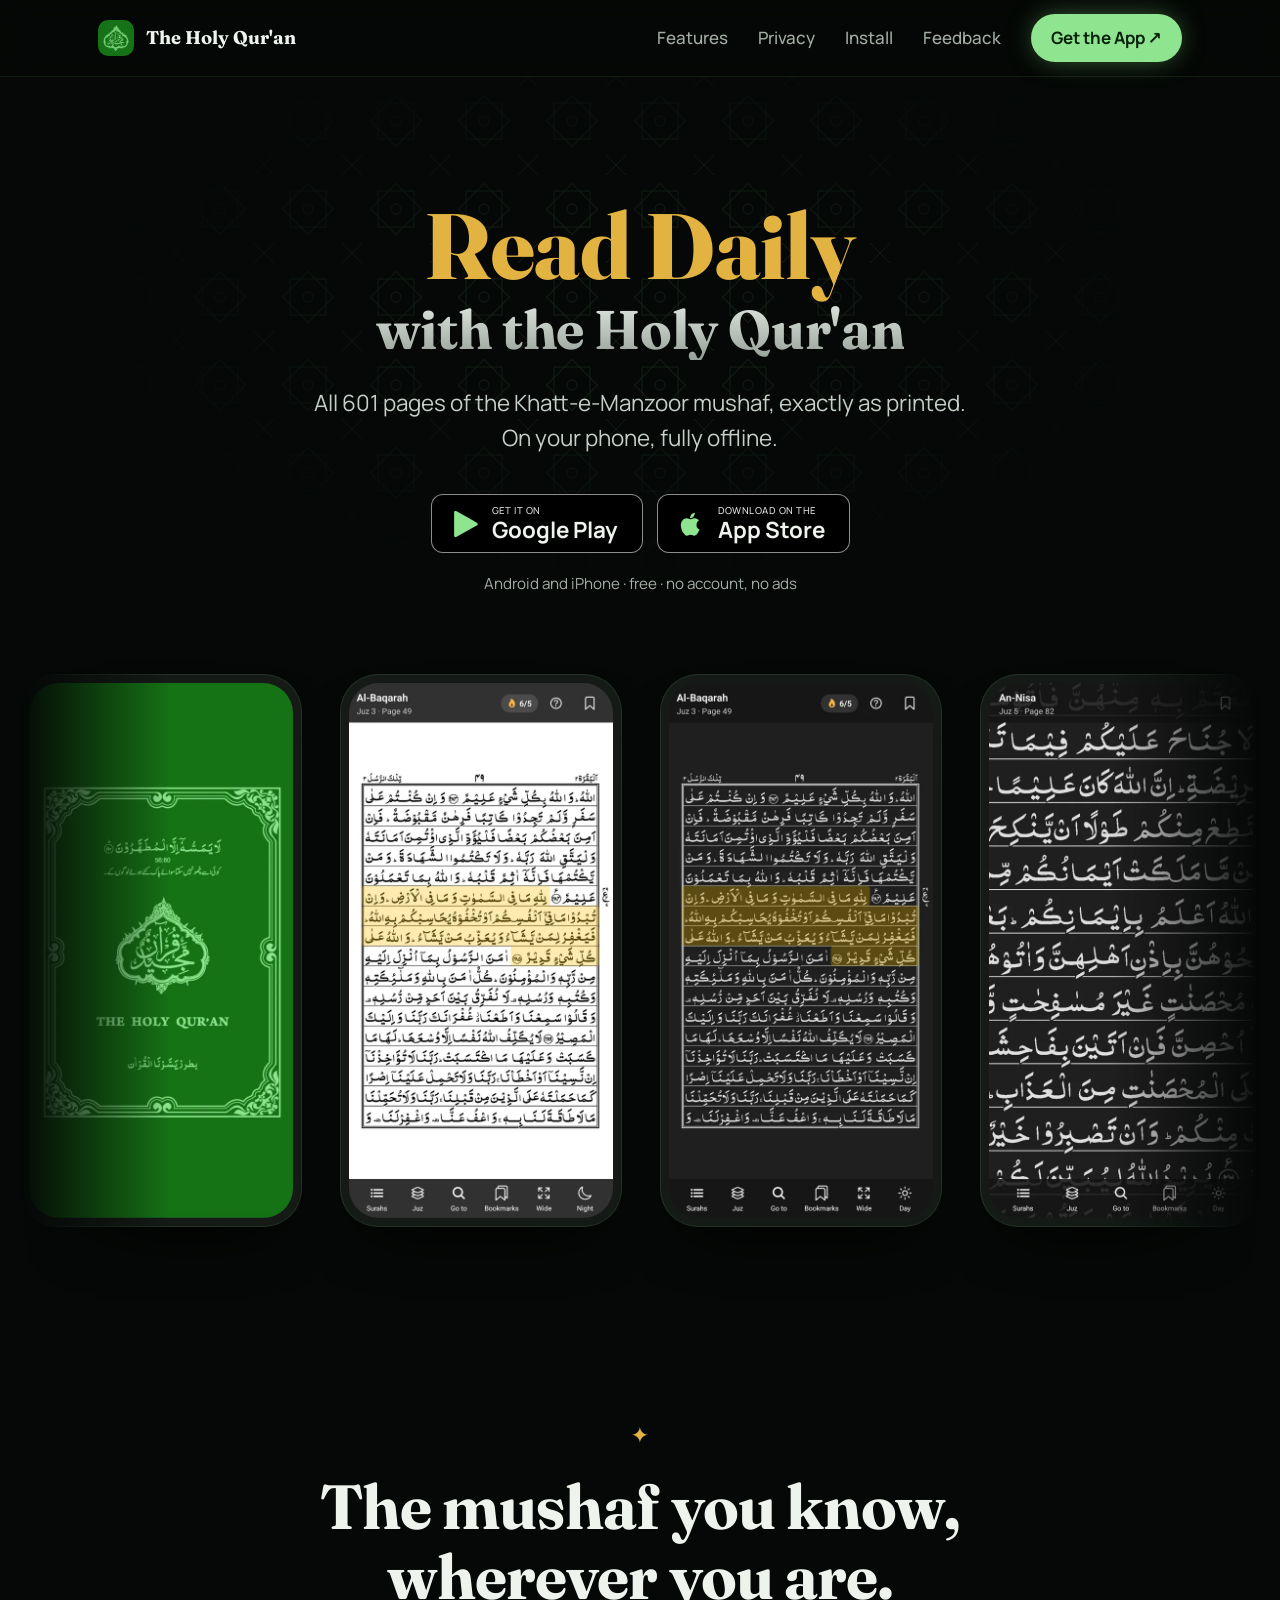
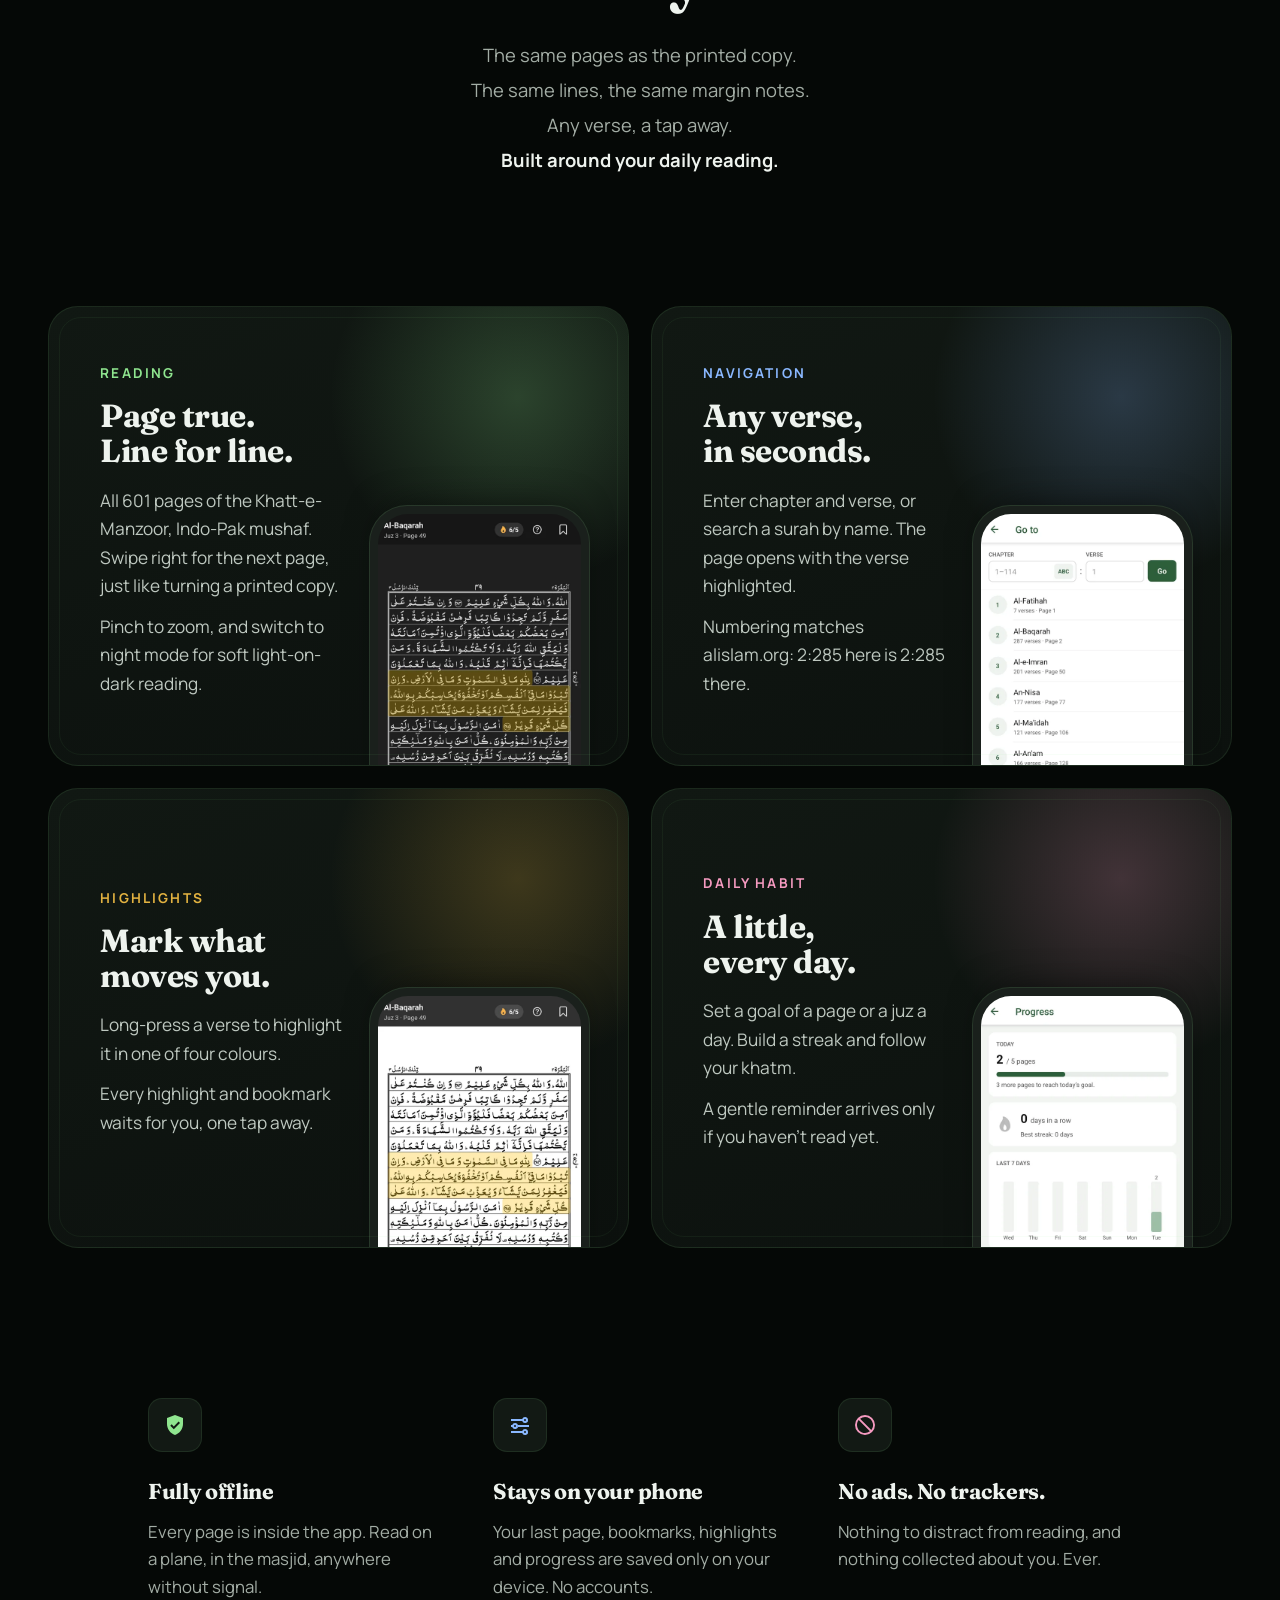
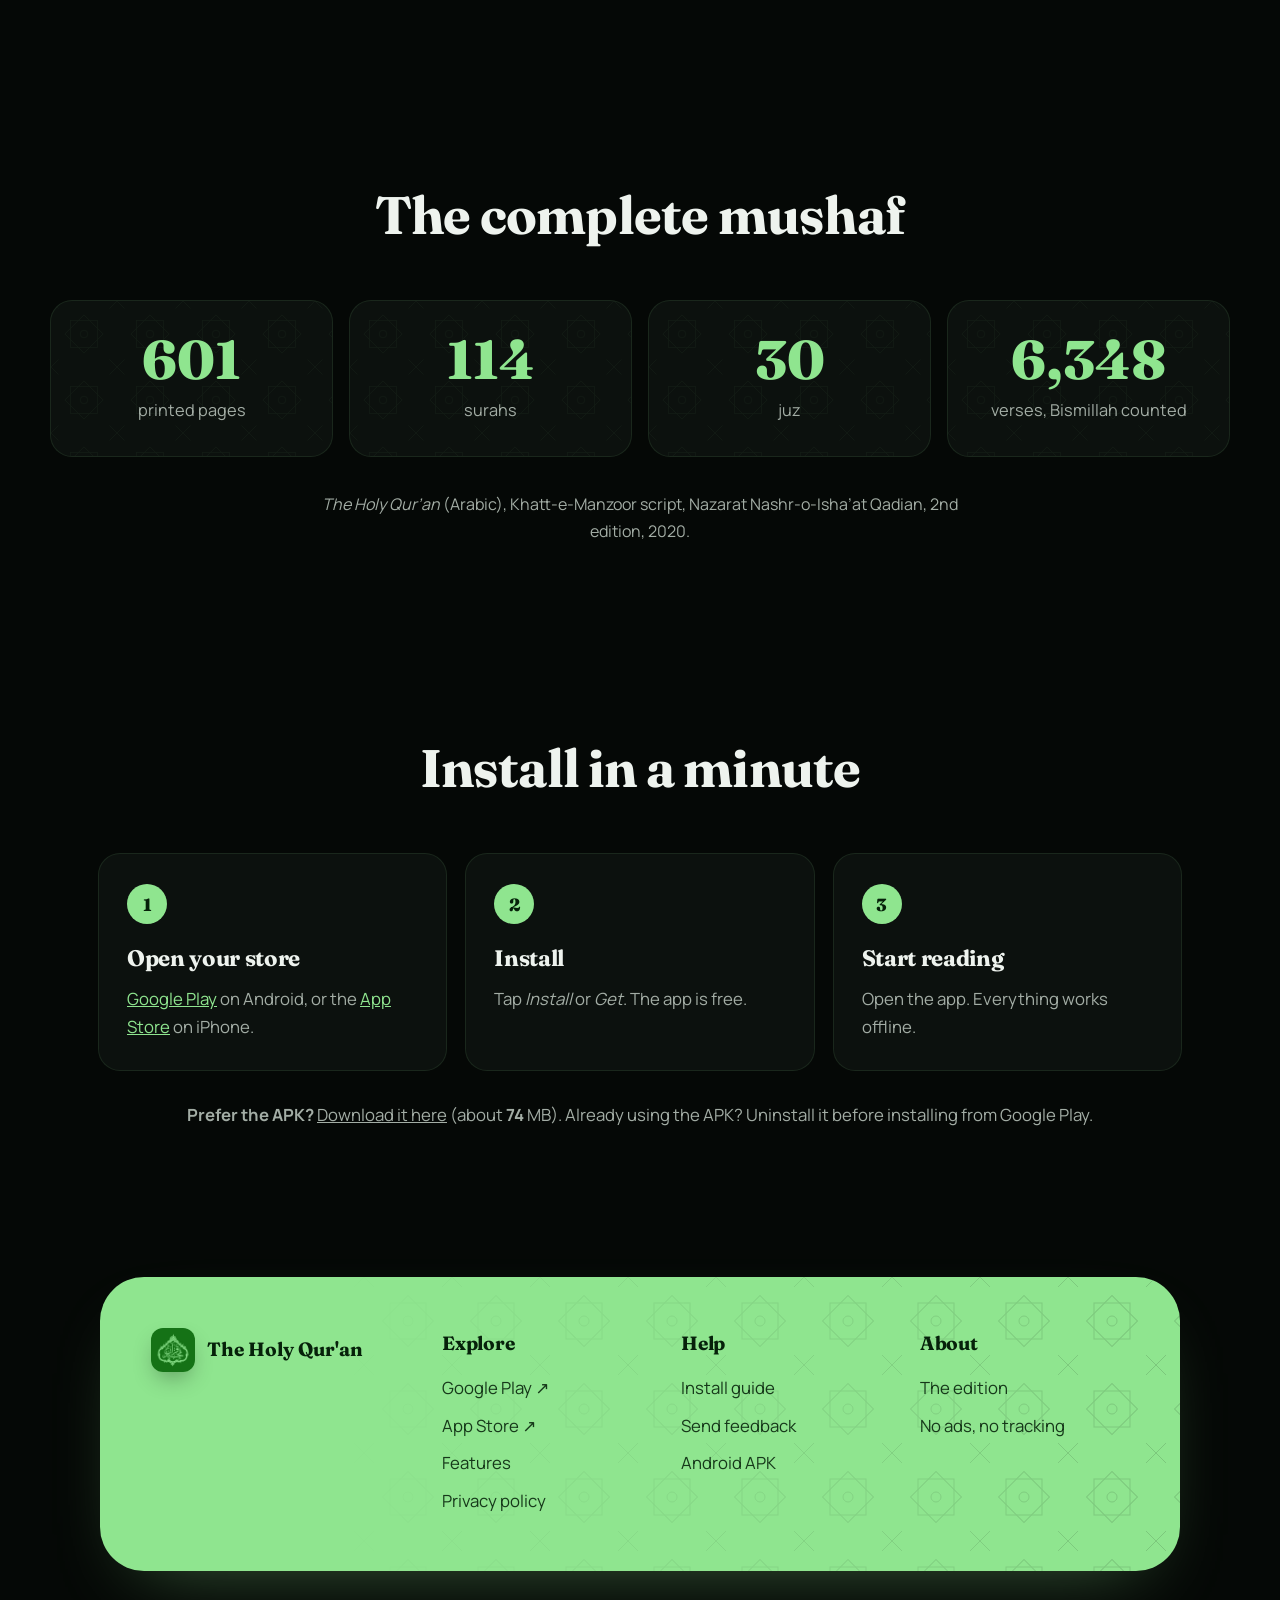
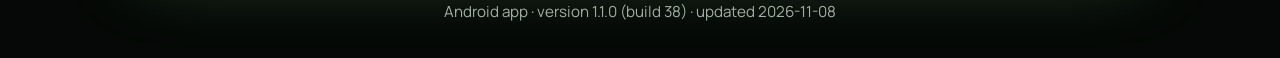
<file: index.html>
<!doctype html>
<html lang="en">
<head>
  <meta charset="utf-8" />
  <meta name="viewport" content="width=device-width, initial-scale=1, viewport-fit=cover" />
  <title>The Holy Qur'an: the mushaf you know, in your pocket</title>
  <meta name="description" content="All 601 pages of the Khatt-e-Manzoor mushaf, exactly as printed. Go to any verse, highlight what moves you, and read a little every day. Fully offline." />
  <meta name="theme-color" content="#050605" />
  <link rel="icon" href="assets/favicon.png" />
  <link rel="apple-touch-icon" href="assets/icon-192.png" />
  <meta property="og:title" content="The Holy Qur'an mushaf reader" />
  <meta property="og:description" content="All 601 pages of the Khatt-e-Manzoor mushaf, exactly as printed. Fully offline." />
  <meta property="og:image" content="assets/icon-192.png" />

  <link rel="preconnect" href="https://fonts.googleapis.com" />
  <link rel="preconnect" href="https://fonts.gstatic.com" crossorigin />
  <link href="https://fonts.googleapis.com/css2?family=Fraunces:opsz,wght@9..144,600;9..144,700;9..144,800&family=Manrope:wght@400;500;600;700&display=swap" rel="stylesheet" />
  <link rel="stylesheet" href="styles.css" />
</head>
<body>
  <a class="skip" href="#download">Skip to download</a>

  <!-- ─────────── Navigation ─────────── -->
  <header class="nav-wrap">
    <nav class="nav">
      <a class="brand" href="#top">
        <img src="assets/icon-192.png" alt="" width="36" height="36" />
        <span>The Holy Qur'an</span>
      </a>
      <div class="nav-links">
        <a href="#features">Features</a>
        <a href="/privacy">Privacy</a>
        <a href="#install">Install</a>
        <a href="/feedback">Feedback</a>
        <a class="pill" href="#download">Get the App <span aria-hidden="true">↗</span></a>
      </div>
    </nav>
  </header>

  <main id="top">
    <!-- ─────────── Hero: rotating intention ─────────── -->
    <section class="hero">
      <div class="stars" aria-hidden="true"></div>
      <h1>
        <span class="rotator" aria-live="polite">
          <span class="word is-active" style="--c: #e3b341">Read Daily</span>
          <span class="word" style="--c: #8fe58f">Reflect Deeply</span>
          <span class="word" style="--c: #8ab8ff">Find Any Verse</span>
          <span class="word" style="--c: #f59ac0">Keep Your Place</span>
        </span>
        <span class="with">with the Holy Qur'an</span>
      </h1>
      <p class="sub">
        All 601 pages of the Khatt-e-Manzoor mushaf, exactly as printed.<br class="br" />
        On your phone, fully offline.
      </p>

      <div class="cta" id="download">
        <a class="store-badge" href="https://play.google.com/store/apps/details?id=com.rofeeq.quranapp" rel="noopener">
          <svg viewBox="0 0 24 24" aria-hidden="true"><path d="M3.6 1.8c-.2.2-.3.6-.3 1v18.4c0 .4.1.8.3 1L14 12 3.6 1.8Zm13.8 13.6L14 12l3.4-3.4 4 2.3c1.1.6 1.1 1.6 0 2.3l-4 2.2Zm0 0L14 12 3.6 22.2c.4.4 1 .4 1.7 0l12.1-6.8Zm0-6.8L5.3 1.8c-.7-.4-1.3-.4-1.7 0L14 12l3.4-3.4Z"/></svg>
          <span><small>Get it on</small>Google Play</span>
        </a>
        <a class="store-badge" href="https://apps.apple.com/app/the-holy-quran/id6823228041" rel="noopener">
          <svg viewBox="0 0 24 24" aria-hidden="true"><path d="M16.37 12.76c-.02-2.32 1.9-3.43 1.98-3.49-1.08-1.58-2.76-1.8-3.36-1.82-1.43-.14-2.79.84-3.51.84-.73 0-1.84-.82-3.03-.8a4.5 4.5 0 0 0-3.8 2.3c-1.62 2.8-.41 6.96 1.17 9.24.77 1.11 1.69 2.37 2.9 2.32 1.16-.05 1.6-.75 3.01-.75 1.4 0 1.8.75 3.03.73 1.25-.02 2.04-1.14 2.8-2.26.88-1.3 1.25-2.55 1.27-2.62-.03-.01-2.43-.93-2.46-3.69ZM14.07 5.95c.64-.78 1.07-1.85.95-2.93-.92.04-2.04.61-2.7 1.39-.59.69-1.11 1.79-.97 2.85 1.03.08 2.08-.52 2.72-1.31Z"/></svg>
          <span><small>Download on the</small>App Store</span>
        </a>
      </div>
      <p class="meta">Android and iPhone · free · no account, no ads</p>
    </section>

    <!-- ─────────── Phone carousel ─────────── -->
    <section class="carousel" aria-label="App screenshots">
      <div class="track">
        <!-- The set is repeated once so the scroll can loop seamlessly. -->
        <div class="set">
          <figure class="phone"><img src="assets/screens/splash.webp" alt="Opening screen with the green cover" width="540" height="1096" /></figure>
          <figure class="phone"><img src="assets/screens/reader-highlight.webp" alt="Page 49 with verse 2:285 highlighted" width="540" height="1096" /></figure>
          <figure class="phone"><img src="assets/screens/reader-night.webp" alt="The same page in night mode" width="540" height="1096" /></figure>
          <figure class="phone"><img src="assets/screens/zoom.webp" alt="A zoomed-in page" width="540" height="1096" /></figure>
          <figure class="phone"><img src="assets/screens/progress.webp" alt="Reading progress: goal, streak and khatm" width="540" height="1096" /></figure>
          <figure class="phone"><img src="assets/screens/goto.webp" alt="Go to chapter and verse" width="540" height="1096" /></figure>
          <figure class="phone"><img src="assets/screens/tips.webp" alt="Reading tips" width="540" height="1096" /></figure>
        </div>
        <div class="set" aria-hidden="true">
          <figure class="phone"><img src="assets/screens/splash.webp" alt="" width="540" height="1096" /></figure>
          <figure class="phone"><img src="assets/screens/reader-highlight.webp" alt="" width="540" height="1096" /></figure>
          <figure class="phone"><img src="assets/screens/reader-night.webp" alt="" width="540" height="1096" /></figure>
          <figure class="phone"><img src="assets/screens/zoom.webp" alt="" width="540" height="1096" /></figure>
          <figure class="phone"><img src="assets/screens/progress.webp" alt="" width="540" height="1096" /></figure>
          <figure class="phone"><img src="assets/screens/goto.webp" alt="" width="540" height="1096" /></figure>
          <figure class="phone"><img src="assets/screens/tips.webp" alt="" width="540" height="1096" /></figure>
        </div>
      </div>
    </section>

    <!-- ─────────── Statement ─────────── -->
    <section class="statement reveal">
      <h2>The mushaf you know,<br />wherever you are.</h2>
      <p>
        The same pages as the printed copy.<br />
        The same lines, the same margin notes.<br />
        Any verse, a tap away.<br />
        <strong>Built around your daily reading.</strong>
      </p>
    </section>

    <!-- ─────────── Feature cards ─────────── -->
    <section class="cards" id="features">
      <article class="card reveal" style="--k: #8fe58f">
        <div class="card-text">
          <p class="kicker">Reading</p>
          <h3>Page true.<br />Line for line.</h3>
          <p>All 601 pages of the Khatt-e-Manzoor, Indo-Pak mushaf. Swipe right for the next page, just like turning a printed copy.</p>
          <p>Pinch to zoom, and switch to night mode for soft light-on-dark reading.</p>
        </div>
        <figure class="card-phone"><img src="assets/screens/reader-night.webp" alt="A page in night mode" width="540" height="1096" loading="lazy" /></figure>
      </article>

      <article class="card reveal" style="--k: #8ab8ff">
        <div class="card-text">
          <p class="kicker">Navigation</p>
          <h3>Any verse,<br />in seconds.</h3>
          <p>Enter chapter and verse, or search a surah by name. The page opens with the verse highlighted.</p>
          <p>Numbering matches alislam.org: 2:285 here is 2:285 there.</p>
        </div>
        <figure class="card-phone"><img src="assets/screens/goto.webp" alt="Go to chapter and verse" width="540" height="1096" loading="lazy" /></figure>
      </article>

      <article class="card reveal" style="--k: #e3b341">
        <div class="card-text">
          <p class="kicker">Highlights</p>
          <h3>Mark what<br />moves you.</h3>
          <p>Long-press a verse to highlight it in one of four colours.</p>
          <p>Every highlight and bookmark waits for you, one tap away.</p>
        </div>
        <figure class="card-phone"><img src="assets/screens/reader-highlight.webp" alt="A verse highlighted in gold" width="540" height="1096" loading="lazy" /></figure>
      </article>

      <article class="card reveal" style="--k: #f59ac0">
        <div class="card-text">
          <p class="kicker">Daily habit</p>
          <h3>A little,<br />every day.</h3>
          <p>Set a goal of a page or a juz a day. Build a streak and follow your khatm.</p>
          <p>A gentle reminder arrives only if you haven’t read yet.</p>
        </div>
        <figure class="card-phone"><img src="assets/screens/progress.webp" alt="Reading progress" width="540" height="1096" loading="lazy" /></figure>
      </article>
    </section>

    <!-- ─────────── Privacy ─────────── -->
    <section class="trio" id="privacy">
      <div class="trio-item reveal">
        <span class="trio-icon" style="--k: #8fe58f">
          <svg viewBox="0 0 24 24" aria-hidden="true"><path d="M12 2 4 5v6c0 5 3.4 9.5 8 11 4.6-1.5 8-6 8-11V5l-8-3Zm-1.2 14.2-3.5-3.5 1.4-1.4 2.1 2.1 4.8-4.8 1.4 1.4-6.2 6.2Z"/></svg>
        </span>
        <h3>Fully offline</h3>
        <p>Every page is inside the app. Read on a plane, in the masjid, anywhere without signal.</p>
      </div>
      <div class="trio-item reveal">
        <span class="trio-icon" style="--k: #8ab8ff">
          <svg viewBox="0 0 24 24" aria-hidden="true"><path d="M17 4a3 3 0 0 0-2.8 2H3v2h11.2A3 3 0 1 0 17 4Zm0 4a1 1 0 1 1 0-2 1 1 0 0 1 0 2ZM7 10a3 3 0 0 0-2.8 2H3v2h1.2A3 3 0 1 0 7 10Zm0 4a1 1 0 1 1 0-2 1 1 0 0 1 0 2Zm2.8-2H21v2H9.8a3 3 0 0 0 0-2ZM17 16a3 3 0 0 0-2.8 2H3v2h11.2A3 3 0 1 0 17 16Zm0 4a1 1 0 1 1 0-2 1 1 0 0 1 0 2Z"/></svg>
        </span>
        <h3>Stays on your phone</h3>
        <p>Your last page, bookmarks, highlights and progress are saved only on your device. No accounts.</p>
      </div>
      <div class="trio-item reveal">
        <span class="trio-icon" style="--k: #f59ac0">
          <svg viewBox="0 0 24 24" aria-hidden="true"><path d="M12 2a10 10 0 1 0 0 20 10 10 0 0 0 0-20Zm0 2a8 8 0 0 1 6.3 12.9L7.1 5.7A8 8 0 0 1 12 4ZM4 12c0-1.8.6-3.5 1.7-4.9l11.2 11.2A8 8 0 0 1 4 12Z"/></svg>
        </span>
        <h3>No ads. No trackers.</h3>
        <p>Nothing to distract from reading, and nothing collected about you. Ever.</p>
      </div>
    </section>

    <!-- ─────────── The mushaf in numbers ─────────── -->
    <section class="numbers" id="mushaf" aria-label="The mushaf in numbers">
      <h2 class="reveal">The complete mushaf</h2>
      <div class="stats">
        <div class="stat reveal"><strong>601</strong><span>printed pages</span></div>
        <div class="stat reveal"><strong>114</strong><span>surahs</span></div>
        <div class="stat reveal"><strong>30</strong><span>juz</span></div>
        <div class="stat reveal"><strong>6,348</strong><span>verses, Bismillah counted</span></div>
      </div>
      <p class="edition reveal">
        <em>The Holy Qur’an</em> (Arabic), Khatt-e-Manzoor script, Nazarat Nashr-o-Isha’at Qadian, 2nd edition, 2020.
      </p>
    </section>

    <!-- ─────────── Install ─────────── -->
    <section class="install" id="install">
      <h2 class="reveal">Install in a minute</h2>
      <ol class="steps">
        <li class="reveal"><span>1</span><h3>Open your store</h3><p><a href="https://play.google.com/store/apps/details?id=com.rofeeq.quranapp" rel="noopener">Google Play</a> on Android, or the <a href="https://apps.apple.com/app/the-holy-quran/id6823228041" rel="noopener">App Store</a> on iPhone.</p></li>
        <li class="reveal"><span>2</span><h3>Install</h3><p>Tap <em>Install</em> or <em>Get</em>. The app is free.</p></li>
        <li class="reveal"><span>3</span><h3>Start reading</h3><p>Open the app. Everything works offline.</p></li>
      </ol>
      <p class="ios reveal"><strong>Prefer the APK?</strong> <a href="https://github.com/rofeeq206/quran-app-site/releases/latest/download/Quran-App.apk" download>Download it here</a> (about <b data-size>90</b> MB). Already using the APK? Uninstall it before installing from Google Play.</p>
    </section>
  </main>

  <!-- ─────────── Footer ─────────── -->
  <footer class="footer">
    <div class="footer-card">
      <a class="brand brand-dark" href="#top">
        <img src="assets/icon-192.png" alt="" width="44" height="44" />
        <span>The Holy Qur'an</span>
      </a>
      <div class="footer-col">
        <h4>Explore</h4>
        <a href="https://play.google.com/store/apps/details?id=com.rofeeq.quranapp" rel="noopener">Google Play <span aria-hidden="true">↗</span></a>
        <a href="https://apps.apple.com/app/the-holy-quran/id6823228041" rel="noopener">App Store <span aria-hidden="true">↗</span></a>
        <a href="#features">Features</a>
        <a href="/privacy">Privacy policy</a>
      </div>
      <div class="footer-col">
        <h4>Help</h4>
        <a href="#install">Install guide</a>
        <a href="/feedback">Send feedback</a>
        <a href="https://github.com/rofeeq206/quran-app-site/releases/latest/download/Quran-App.apk" download>Android APK</a>
      </div>
      <div class="footer-col">
        <h4>About</h4>
        <a href="#mushaf">The edition</a>
        <a href="#privacy">No ads, no tracking</a>
      </div>
    </div>
    <p class="copyright" data-version-full>Android app · version 1.0</p>
  </footer>

  <script src="script.js" defer></script>
</body>
</html>
</file>
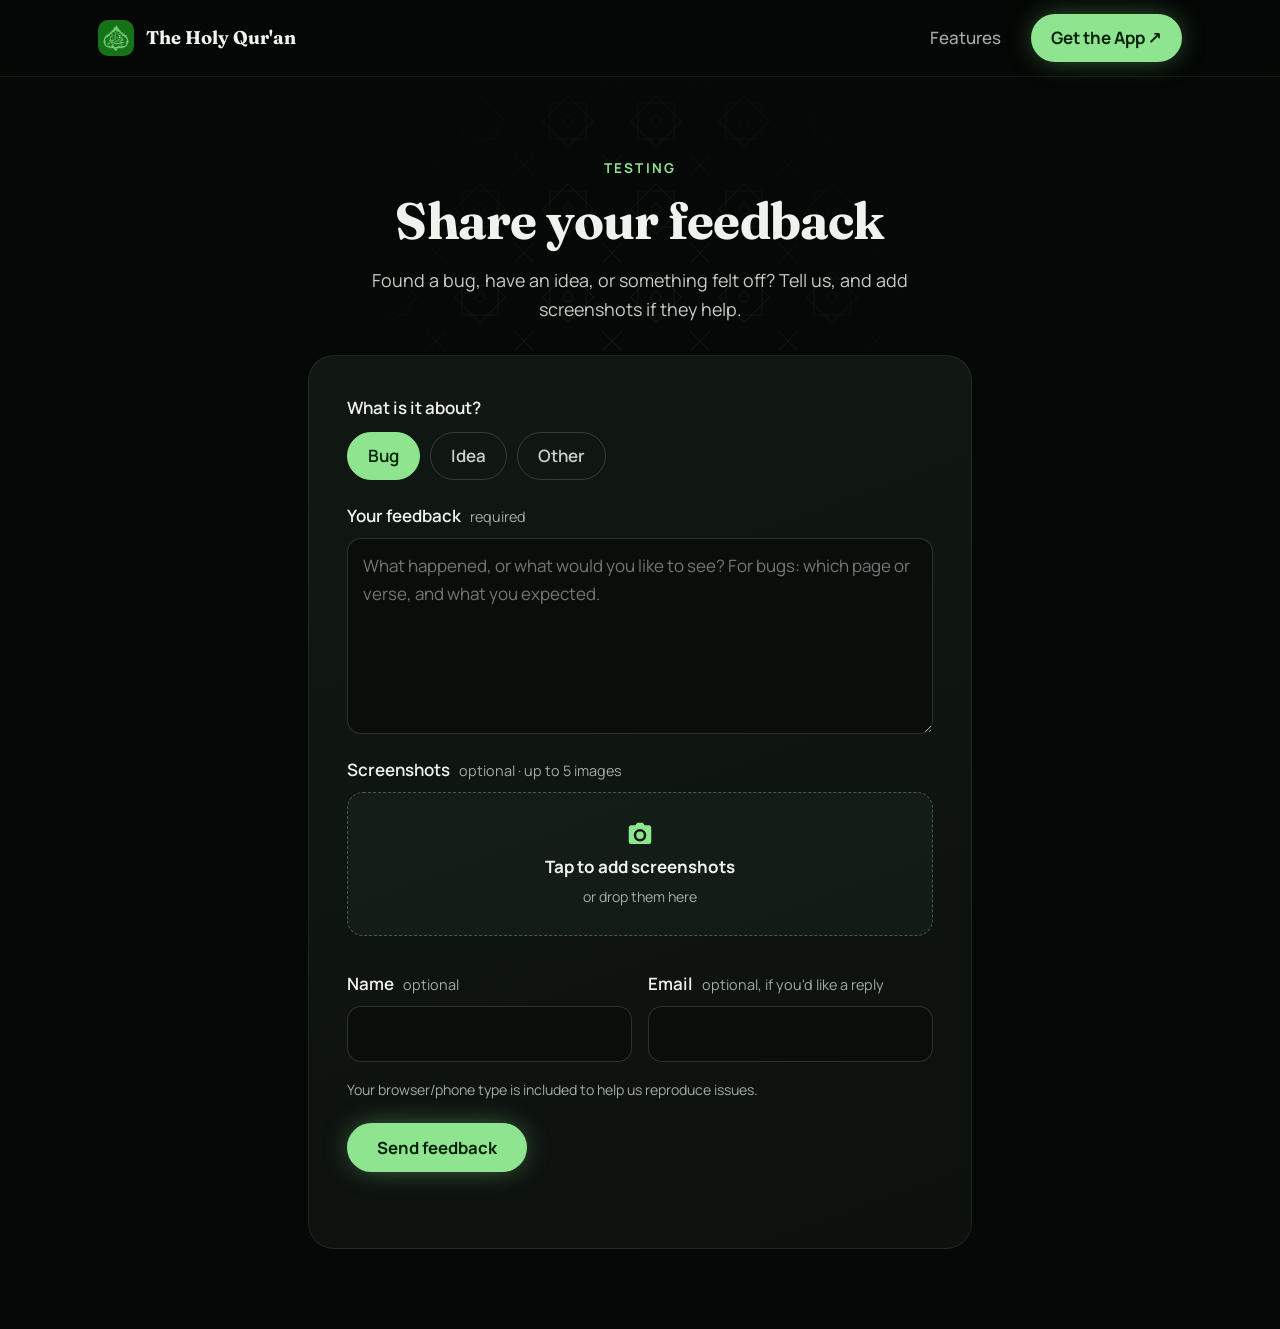
<file: feedback.html>
<!doctype html>
<html lang="en">
<head>
  <meta charset="utf-8" />
  <meta name="viewport" content="width=device-width, initial-scale=1, viewport-fit=cover" />
  <title>Feedback: The Holy Qur'an app</title>
  <meta name="description" content="Tell us what works, what doesn't, and what you'd like to see. Screenshots welcome." />
  <meta name="robots" content="noindex" />
  <meta name="theme-color" content="#050605" />
  <link rel="icon" href="assets/favicon.png" />
  <link rel="preconnect" href="https://fonts.googleapis.com" />
  <link rel="preconnect" href="https://fonts.gstatic.com" crossorigin />
  <link href="https://fonts.googleapis.com/css2?family=Fraunces:opsz,wght@9..144,600;9..144,700;9..144,800&family=Manrope:wght@400;500;600;700&display=swap" rel="stylesheet" />
  <link rel="stylesheet" href="styles.css" />
  <link rel="stylesheet" href="feedback.css" />
</head>
<body>
  <header class="nav-wrap">
    <nav class="nav">
      <a class="brand" href="./">
        <img src="assets/icon-192.png" alt="" width="36" height="36" />
        <span>The Holy Qur'an</span>
      </a>
      <div class="nav-links">
        <a href="./#features">Features</a>
        <a class="pill" href="./#download">Get the App <span aria-hidden="true">↗</span></a>
      </div>
    </nav>
  </header>

  <main class="fb">
    <div class="stars" aria-hidden="true"></div>
    <section class="fb-head">
      <p class="kicker" style="--k: #8fe58f">Testing</p>
      <h1>Share your feedback</h1>
      <p class="fb-lede">Found a bug, have an idea, or something felt off? Tell us, and add screenshots if they help.</p>
    </section>

    <aside id="fb-update" class="fb-update" hidden>
      <div>
        <strong>A newer version of the app is available</strong>
        <span id="fb-update-text"></span>
      </div>
      <a class="fb-update-btn" href="https://github.com/rofeeq206/quran-app-site/releases/latest/download/Quran-App.apk">Download update</a>
    </aside>

    <form id="fb-form" class="fb-card" novalidate>
      <fieldset class="fb-kind">
        <legend>What is it about?</legend>
        <label><input type="radio" name="kind" value="bug" checked /><span>Bug</span></label>
        <label><input type="radio" name="kind" value="idea" /><span>Idea</span></label>
        <label><input type="radio" name="kind" value="other" /><span>Other</span></label>
      </fieldset>

      <label class="fb-field">
        <span>Your feedback <em>required</em></span>
        <textarea name="message" rows="6" maxlength="5000" required placeholder="What happened, or what would you like to see? For bugs: which page or verse, and what you expected."></textarea>
      </label>

      <div class="fb-field">
        <span>Screenshots <em>optional · up to 5 images</em></span>
        <label class="fb-drop" id="drop">
          <input type="file" id="files" accept="image/*" multiple />
          <svg viewBox="0 0 24 24" aria-hidden="true"><path d="M19 5h-3.2l-1.6-2H9.8L8.2 5H5a2 2 0 0 0-2 2v11a2 2 0 0 0 2 2h14a2 2 0 0 0 2-2V7a2 2 0 0 0-2-2Zm-7 13a5 5 0 1 1 0-10 5 5 0 0 1 0 10Zm0-8a3 3 0 1 0 0 6 3 3 0 0 0 0-6Z"/></svg>
          <b>Tap to add screenshots</b>
          <small>or drop them here</small>
        </label>
        <ul class="fb-previews" id="previews"></ul>
      </div>

      <div class="fb-row">
        <label class="fb-field">
          <span>Name <em>optional</em></span>
          <input type="text" name="name" maxlength="100" autocomplete="name" />
        </label>
        <label class="fb-field">
          <span>Email <em>optional, if you'd like a reply</em></span>
          <input type="email" name="email" maxlength="200" autocomplete="email" />
        </label>
      </div>

      <!-- Spam trap: people never see or fill this. -->
      <label class="fb-trap" aria-hidden="true">Website <input type="text" name="website" tabindex="-1" autocomplete="off" /></label>

      <p class="fb-note" id="device-note"></p>
      <button class="fb-submit" type="submit" id="submit">Send feedback</button>
      <p class="fb-status" id="status" role="status" aria-live="polite"></p>
    </form>

    <section class="fb-card fb-done" id="done" hidden>
      <h2>Thank you!</h2>
      <p>Your feedback was sent. It helps make the app better for everyone.</p>
      <p><a href="/feedback">Send more</a> · <a href="./">Back to the home page</a></p>
    </section>
  </main>

  <script src="feedback.js" defer></script>
</body>
</html>
</file>
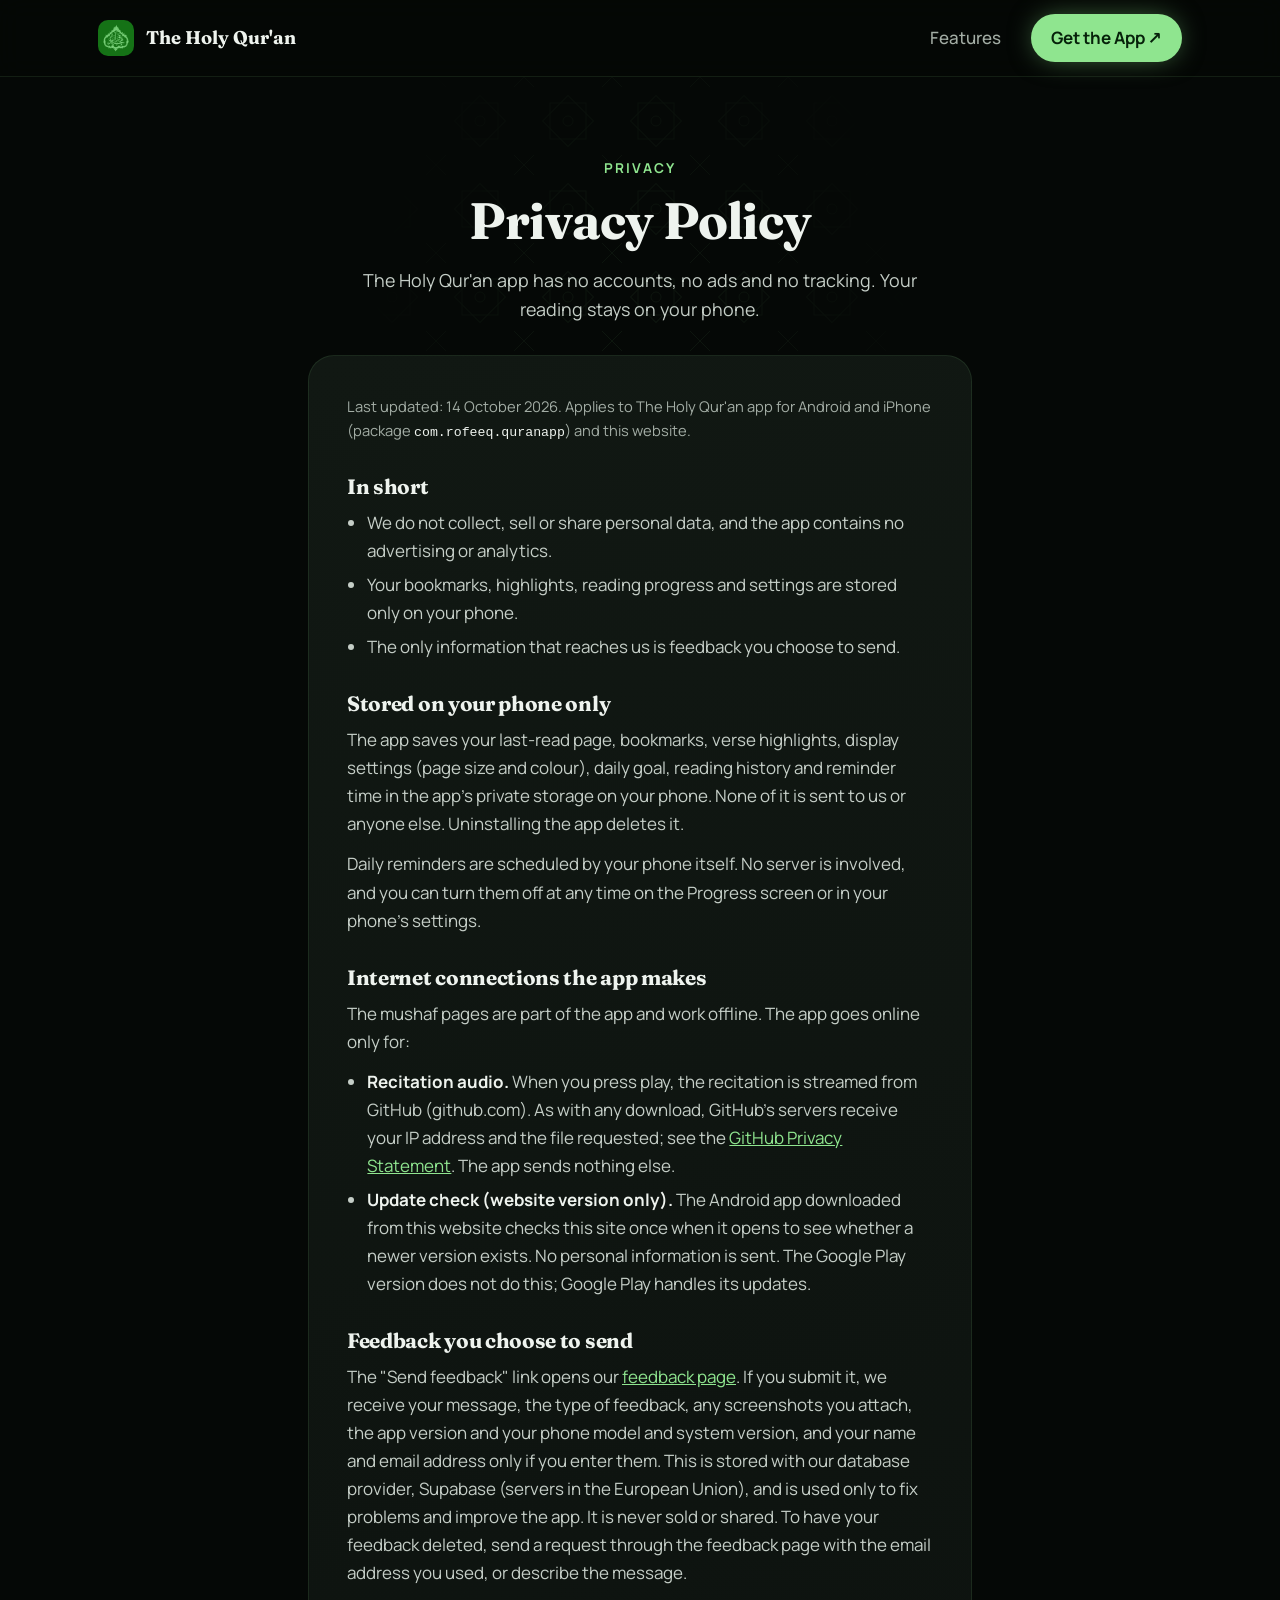
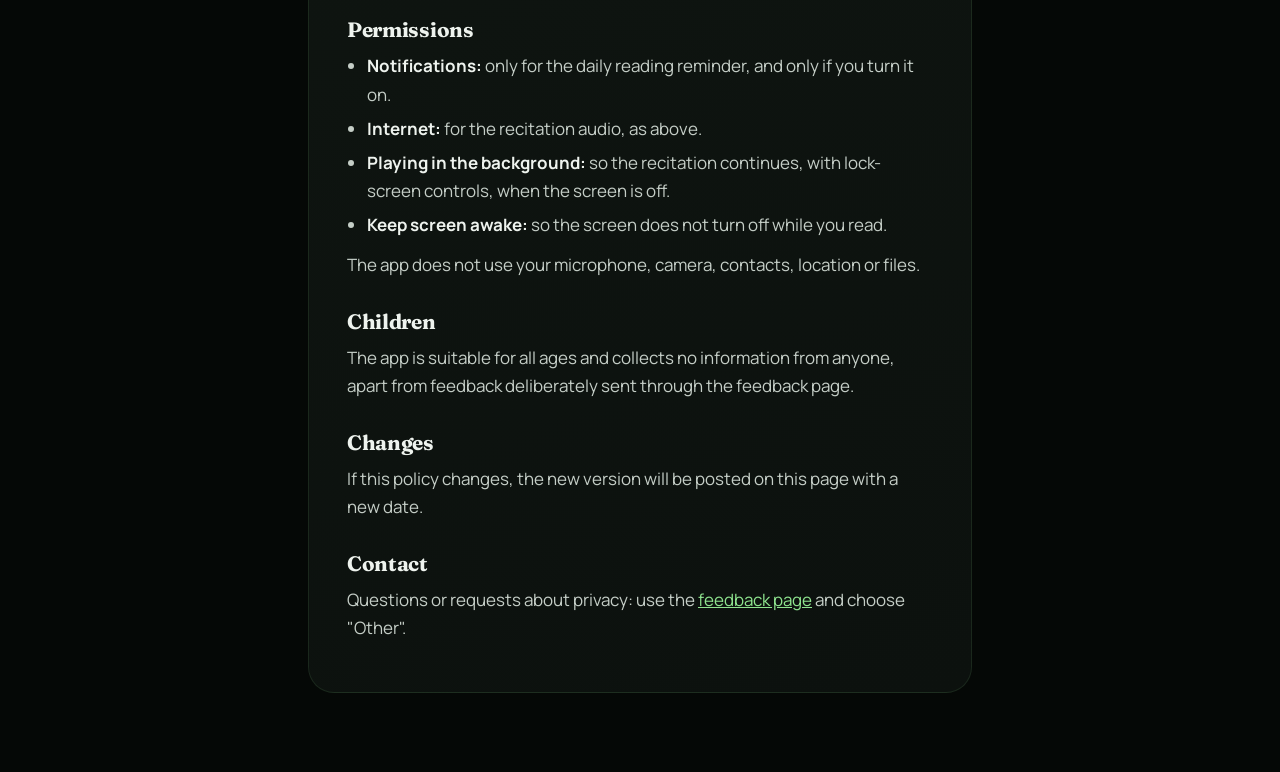
<file: privacy.html>
<!doctype html>
<html lang="en">
<head>
  <meta charset="utf-8" />
  <meta name="viewport" content="width=device-width, initial-scale=1, viewport-fit=cover" />
  <title>Privacy Policy: The Holy Qur'an app</title>
  <meta name="description" content="What The Holy Qur'an app stores, what it sends, and what it never collects." />
  <meta name="theme-color" content="#050605" />
  <link rel="icon" href="assets/favicon.png" />
  <link rel="preconnect" href="https://fonts.googleapis.com" />
  <link rel="preconnect" href="https://fonts.gstatic.com" crossorigin />
  <link href="https://fonts.googleapis.com/css2?family=Fraunces:opsz,wght@9..144,600;9..144,700;9..144,800&family=Manrope:wght@400;500;600;700&display=swap" rel="stylesheet" />
  <link rel="stylesheet" href="styles.css" />
  <link rel="stylesheet" href="feedback.css" />
</head>
<body>
  <header class="nav-wrap">
    <nav class="nav">
      <a class="brand" href="./">
        <img src="assets/icon-192.png" alt="" width="36" height="36" />
        <span>The Holy Qur'an</span>
      </a>
      <div class="nav-links">
        <a href="./#features">Features</a>
        <a class="pill" href="./#download">Get the App <span aria-hidden="true">↗</span></a>
      </div>
    </nav>
  </header>

  <main class="fb">
    <div class="stars" aria-hidden="true"></div>
    <section class="fb-head">
      <p class="kicker" style="--k: #8fe58f">Privacy</p>
      <h1>Privacy Policy</h1>
      <p class="fb-lede">The Holy Qur'an app has no accounts, no ads and no tracking. Your reading stays on your phone.</p>
    </section>

    <article class="fb-card legal">
      <p class="legal-date">Last updated: 14 October 2026. Applies to The Holy Qur'an app for Android and iPhone (package <code>com.rofeeq.quranapp</code>) and this website.</p>

      <h2>In short</h2>
      <ul>
        <li>We do not collect, sell or share personal data, and the app contains no advertising or analytics.</li>
        <li>Your bookmarks, highlights, reading progress and settings are stored only on your phone.</li>
        <li>The only information that reaches us is feedback you choose to send.</li>
      </ul>

      <h2>Stored on your phone only</h2>
      <p>The app saves your last-read page, bookmarks, verse highlights, display settings (page size and colour), daily goal, reading history and reminder time in the app's private storage on your phone. None of it is sent to us or anyone else. Uninstalling the app deletes it.</p>
      <p>Daily reminders are scheduled by your phone itself. No server is involved, and you can turn them off at any time on the Progress screen or in your phone's settings.</p>

      <h2>Internet connections the app makes</h2>
      <p>The mushaf pages are part of the app and work offline. The app goes online only for:</p>
      <ul>
        <li><strong>Recitation audio.</strong> When you press play, the recitation is streamed from GitHub (github.com). As with any download, GitHub's servers receive your IP address and the file requested; see the <a href="https://docs.github.com/site-policy/privacy-policies/github-general-privacy-statement" rel="noopener">GitHub Privacy Statement</a>. The app sends nothing else.</li>
        <li><strong>Update check (website version only).</strong> The Android app downloaded from this website checks this site once when it opens to see whether a newer version exists. No personal information is sent. The Google Play version does not do this; Google Play handles its updates.</li>
      </ul>

      <h2>Feedback you choose to send</h2>
      <p>The "Send feedback" link opens our <a href="/feedback">feedback page</a>. If you submit it, we receive your message, the type of feedback, any screenshots you attach, the app version and your phone model and system version, and your name and email address only if you enter them. This is stored with our database provider, Supabase (servers in the European Union), and is used only to fix problems and improve the app. It is never sold or shared. To have your feedback deleted, send a request through the feedback page with the email address you used, or describe the message.</p>

      <h2>Permissions</h2>
      <ul>
        <li><strong>Notifications:</strong> only for the daily reading reminder, and only if you turn it on.</li>
        <li><strong>Internet:</strong> for the recitation audio, as above.</li>
        <li><strong>Playing in the background:</strong> so the recitation continues, with lock-screen controls, when the screen is off.</li>
        <li><strong>Keep screen awake:</strong> so the screen does not turn off while you read.</li>
      </ul>
      <p>The app does not use your microphone, camera, contacts, location or files.</p>

      <h2>Children</h2>
      <p>The app is suitable for all ages and collects no information from anyone, apart from feedback deliberately sent through the feedback page.</p>

      <h2>Changes</h2>
      <p>If this policy changes, the new version will be posted on this page with a new date.</p>

      <h2>Contact</h2>
      <p>Questions or requests about privacy: use the <a href="/feedback">feedback page</a> and choose "Other".</p>
    </article>
  </main>
</body>
</html>
</file>
<file: styles.css>
/* The Holy Qur'an — landing page.
   A calm dark page in the colours of the printed mushaf: the cover's deep green and
   light-green line work, a touch of gold, an eight-pointed star lattice, and the cover's
   double-ruled frames. Headings are set in a warm serif; real app screenshots in phones. */

:root {
  --bg: #050806;
  --bg-card: #0c110e;
  --bg-card-2: #111813;
  --line: rgba(143, 229, 143, 0.1);
  --text: #eef3ee;
  --muted: #a3ada5;
  --accent: #8fe58f; /* cover line-art green */
  --accent-deep: #157216; /* cover green */
  --gold: #e3b341;

  --display: 'Fraunces', 'Iowan Old Style', 'Palatino Linotype', Georgia, serif;
  --body: 'Manrope', 'Segoe UI', system-ui, sans-serif;

  --max: 1180px;
  --gutter: clamp(18px, 5vw, 48px);

  /* Eight-pointed star lattice (the cover's ornament), as a tile. */
  --stars: url("data:image/svg+xml,%3Csvg xmlns='http://www.w3.org/2000/svg' width='88' height='88' viewBox='0 0 88 88'%3E%3Cg fill='none' stroke='%238fe58f' stroke-width='1'%3E%3Crect x='26' y='26' width='36' height='36'/%3E%3Crect x='26' y='26' width='36' height='36' transform='rotate(45 44 44)'/%3E%3Ccircle cx='44' cy='44' r='5'/%3E%3Cpath d='M0 0 10 10M88 0 78 10M0 88 10 78M88 88 78 78'/%3E%3C/g%3E%3C/svg%3E");
}

*,
*::before,
*::after {
  box-sizing: border-box;
}

html {
  scroll-behavior: smooth;
  scroll-padding-top: 90px;
}

body {
  margin: 0;
  background: var(--bg);
  color: var(--text);
  font: 400 1.0625rem/1.65 var(--body);
  -webkit-font-smoothing: antialiased;
}

img {
  display: block;
  max-width: 100%;
}

a {
  color: inherit;
}

h1,
h2,
h3,
h4 {
  font-family: var(--display);
  font-weight: 700;
  letter-spacing: -0.015em;
  margin: 0;
  font-optical-sizing: auto;
}

.skip {
  position: absolute;
  left: -999px;
  top: 8px;
  z-index: 20;
  background: var(--accent);
  color: #06210a;
  padding: 8px 14px;
  border-radius: 8px;
}
.skip:focus {
  left: 8px;
}

/* ───────────────────────── Navigation ───────────────────────── */

.nav-wrap {
  position: sticky;
  top: 0;
  z-index: 10;
  background: rgba(5, 8, 6, 0.82);
  backdrop-filter: blur(12px);
  border-bottom: 1px solid var(--line);
  padding-top: env(safe-area-inset-top, 0px);
}
.nav {
  max-width: var(--max);
  margin: 0 auto;
  padding: 14px var(--gutter);
  display: flex;
  align-items: center;
  justify-content: space-between;
  gap: 16px;
}
.brand {
  display: flex;
  align-items: center;
  gap: 12px;
  text-decoration: none;
  font-family: var(--display);
  font-weight: 700;
  font-size: 1.15rem;
}
.brand img {
  width: 36px;
  height: 36px;
  border-radius: 10px;
}
.nav-links {
  display: flex;
  align-items: center;
  gap: clamp(14px, 2.5vw, 30px);
  font-weight: 500;
}
.nav-links a {
  text-decoration: none;
  color: var(--muted);
  transition: color 0.2s;
}
.nav-links a:hover {
  color: var(--text);
}
.nav-links .pill {
  color: #06210a;
  background: var(--accent);
  font-weight: 700;
  padding: 10px 20px;
  border-radius: 999px;
  box-shadow: 0 0 28px -6px rgba(143, 229, 143, 0.55);
  transition:
    transform 0.2s,
    box-shadow 0.2s;
}
.nav-links .pill:hover {
  color: #06210a;
  transform: translateY(-1px);
  box-shadow: 0 0 36px -4px rgba(143, 229, 143, 0.75);
}

/* ───────────────────────── Hero ───────────────────────── */

.hero {
  position: relative;
  text-align: center;
  padding: clamp(64px, 10vw, 120px) var(--gutter) 48px;
}
.stars {
  position: absolute;
  inset: 0;
  background-image: var(--stars);
  background-size: 88px 88px;
  opacity: 0.1;
  mask-image: radial-gradient(60% 70% at 50% 40%, #000 20%, transparent 75%);
  pointer-events: none;
}
.hero > :not(.stars) {
  position: relative;
}
.hero h1 {
  display: grid;
  justify-items: center;
  gap: 6px;
}
.rotator {
  display: grid;
  font-size: clamp(3rem, 8.4vw, 5.8rem);
  line-height: 1.05;
  font-weight: 800;
}
/* All words share one grid cell; the active one is sharp, the others blurred away. */
.word {
  grid-area: 1 / 1;
  color: var(--c);
  opacity: 0;
  filter: blur(14px);
  transform: translateY(12px) scale(0.98);
  transition:
    opacity 0.7s ease,
    filter 0.7s ease,
    transform 0.7s cubic-bezier(0.2, 0.7, 0.2, 1);
}
.word.is-active {
  opacity: 1;
  filter: none;
  transform: none;
}
.with {
  font-size: clamp(2rem, 4.8vw, 3.4rem);
  line-height: 1.1;
  font-weight: 700;
  background: linear-gradient(180deg, #e2e8e3, #95a098);
  -webkit-background-clip: text;
  background-clip: text;
  color: transparent;
}
.sub {
  color: #c5cec7;
  font-size: clamp(1.15rem, 1.9vw, 1.4rem);
  line-height: 1.55;
  margin: 26px auto 38px;
  max-width: 34em;
}
.cta {
  display: flex;
  justify-content: center;
  flex-wrap: wrap;
  gap: 14px;
}
.store-badge {
  display: inline-flex;
  align-items: center;
  gap: 12px;
  padding: 11px 24px 11px 18px;
  border: 1.5px solid rgba(255, 255, 255, 0.55);
  border-radius: 12px;
  background: #000;
  text-decoration: none;
  font-family: var(--body);
  font-weight: 700;
  font-size: 1.4rem;
  line-height: 1.05;
  text-align: left;
  transition:
    border-color 0.2s,
    transform 0.2s,
    box-shadow 0.2s;
}
.store-badge svg {
  width: 30px;
  height: 30px;
  fill: var(--accent);
  flex: none;
}
.store-badge small {
  display: block;
  font-size: 0.6rem;
  font-weight: 500;
  letter-spacing: 0.05em;
  text-transform: uppercase;
  color: #d9ded9;
  margin-bottom: 2px;
}
a.store-badge:hover {
  border-color: var(--accent);
  transform: translateY(-2px);
  box-shadow: 0 10px 30px -12px rgba(143, 229, 143, 0.6);
}
.store-badge.is-muted {
  border-color: rgba(255, 255, 255, 0.18);
  color: #8d958f;
  cursor: default;
}
.store-badge.is-muted svg {
  fill: #8d958f;
}
.meta {
  color: var(--muted);
  font-size: 0.95rem;
  margin: 18px 0 0;
}

/* ───────────────────────── Phone carousel ───────────────────────── */

.carousel {
  max-width: 1240px;
  margin: 0 auto;
  overflow: hidden;
  padding: 30px 0 100px;
  mask-image: linear-gradient(90deg, transparent, #000 12%, #000 88%, transparent);
}
.track {
  display: flex;
  width: max-content;
  animation: marquee 60s linear infinite;
}
.carousel:hover .track {
  animation-play-state: paused;
}
.set {
  display: flex;
  gap: clamp(20px, 3vw, 40px);
  padding-right: clamp(20px, 3vw, 40px);
}
@keyframes marquee {
  to {
    transform: translateX(-50%);
  }
}

.phone {
  margin: 0;
  width: clamp(210px, 22vw, 290px);
  padding: 8px;
  border-radius: 38px;
  background: #151a17;
  border: 1px solid rgba(143, 229, 143, 0.12);
  box-shadow: 0 30px 60px -30px rgba(0, 0, 0, 0.9);
}
.phone img {
  width: 100%;
  height: auto;
  aspect-ratio: 540 / 1096;
  object-fit: cover;
  border-radius: 30px;
}

/* ───────────────────────── Statement ───────────────────────── */

.statement {
  text-align: center;
  padding: clamp(40px, 8vw, 90px) var(--gutter) clamp(80px, 10vw, 130px);
}
/* A small gold star above the statement, like a verse ornament. */
.statement::before {
  content: '✦';
  display: block;
  color: var(--gold);
  font-size: 1.4rem;
  margin-bottom: 18px;
}
.statement h2 {
  font-size: clamp(2.3rem, 5.2vw, 3.9rem);
  line-height: 1.12;
}
.statement p {
  color: var(--muted);
  font-size: 1.15rem;
  line-height: 1.9;
  margin: 26px 0 0;
}
.statement strong {
  color: var(--text);
  font-weight: 700;
}

/* ───────────────────────── Feature cards ───────────────────────── */

.cards {
  max-width: 1600px;
  margin: 0 auto;
  padding: 0 var(--gutter);
  display: grid;
  grid-template-columns: repeat(2, minmax(0, 1fr));
  gap: 22px;
}
.card {
  position: relative;
  overflow: hidden;
  height: clamp(460px, 34vw, 520px);
  border-radius: 30px;
  background: linear-gradient(160deg, var(--bg-card-2), var(--bg-card));
  border: 1px solid var(--line);
  display: grid;
  grid-template-columns: minmax(0, 1.05fr) minmax(0, 0.95fr);
  align-items: center;
  gap: 24px;
  padding: 0 clamp(24px, 3vw, 44px) 0 clamp(28px, 4vw, 60px);
}
/* The cover's double-ruled frame, drawn faintly inside each card. */
.card::after {
  content: '';
  position: absolute;
  inset: 10px;
  border: 1px solid rgba(143, 229, 143, 0.06);
  border-radius: 22px;
  pointer-events: none;
}
.card::before {
  content: '';
  position: absolute;
  width: 380px;
  height: 380px;
  right: -80px;
  top: -100px;
  background: radial-gradient(circle, color-mix(in srgb, var(--k) 22%, transparent), transparent 70%);
  pointer-events: none;
}
.kicker {
  color: var(--k);
  font-weight: 700;
  font-size: 0.85rem;
  letter-spacing: 0.16em;
  text-transform: uppercase;
  margin: 0 0 14px;
}
.card h3 {
  font-size: clamp(1.8rem, 2.5vw, 2.35rem);
  line-height: 1.1;
  margin-bottom: 18px;
}
.card-text p:not(.kicker) {
  color: #bec8c0;
  font-size: 1.08rem;
  margin: 0 0 12px;
}
/* The phone stands in the card and runs off its bottom edge. */
.card-phone {
  position: relative;
  align-self: end;
  justify-self: center;
  width: min(100%, 300px);
  margin: 0 0 -170px;
  padding: 8px;
  border-radius: 38px;
  background: #1a201c;
  border: 1px solid rgba(143, 229, 143, 0.12);
  box-shadow: 0 -10px 40px -20px rgba(0, 0, 0, 0.8);
  transition: transform 0.5s cubic-bezier(0.2, 0.7, 0.2, 1);
}
.card-phone img {
  border-radius: 30px;
  width: 100%;
  height: auto;
}
.card:hover .card-phone {
  transform: translateY(-14px);
}

/* ───────────────────────── Privacy trio ───────────────────────── */

.trio {
  max-width: 1080px;
  margin: 0 auto;
  padding: clamp(90px, 12vw, 150px) var(--gutter) clamp(50px, 8vw, 90px);
  display: grid;
  grid-template-columns: repeat(3, minmax(0, 1fr));
  gap: clamp(24px, 4vw, 56px);
}
.trio-icon {
  display: grid;
  place-items: center;
  width: 54px;
  height: 54px;
  border-radius: 14px;
  background: #121914;
  border: 1px solid var(--line);
  margin-bottom: 22px;
}
.trio-icon svg {
  width: 24px;
  height: 24px;
  fill: var(--k);
}
.trio h3 {
  font-size: 1.35rem;
  margin-bottom: 8px;
}
.trio p {
  color: var(--muted);
  font-size: 1.05rem;
  margin: 0;
}

/* ───────────────────────── Numbers ───────────────────────── */

.numbers {
  text-align: center;
  padding: clamp(40px, 8vw, 80px) var(--gutter);
}
.numbers h2,
.install h2 {
  font-size: clamp(2.1rem, 4.6vw, 3.3rem);
  margin-bottom: 42px;
}
.stats {
  max-width: var(--max);
  margin: 0 auto;
  display: grid;
  grid-template-columns: repeat(4, minmax(0, 1fr));
  gap: 16px;
}
.stat {
  position: relative;
  background: var(--bg-card);
  border: 1px solid var(--line);
  border-radius: 22px;
  padding: 32px 18px;
  overflow: hidden;
}
.stat::before {
  content: '';
  position: absolute;
  inset: 0;
  background-image: var(--stars);
  background-size: 66px 66px;
  opacity: 0.05;
}
.stat strong {
  position: relative;
  display: block;
  font-family: var(--display);
  font-weight: 800;
  font-size: clamp(2.4rem, 4.4vw, 3.4rem);
  line-height: 1;
  color: var(--accent);
}
.stat span {
  position: relative;
  display: block;
  color: var(--muted);
  font-size: 1.02rem;
  margin-top: 10px;
}
.edition {
  color: var(--muted);
  font-size: 1rem;
  max-width: 40em;
  margin: 34px auto 0;
}

/* ───────────────────────── Install ───────────────────────── */

.install {
  max-width: var(--max);
  margin: 0 auto;
  text-align: center;
  padding: clamp(50px, 9vw, 100px) var(--gutter) clamp(80px, 10vw, 130px);
}
.steps {
  list-style: none;
  margin: 0;
  padding: 0;
  display: grid;
  grid-template-columns: repeat(3, minmax(0, 1fr));
  gap: 18px;
  text-align: left;
}
.steps li {
  background: var(--bg-card);
  border: 1px solid var(--line);
  border-radius: 22px;
  padding: 30px 28px;
}
.steps li > span {
  display: inline-grid;
  place-items: center;
  width: 40px;
  height: 40px;
  border-radius: 50%;
  background: var(--accent);
  color: #06210a;
  font-family: var(--display);
  font-weight: 800;
  font-size: 1.1rem;
  margin-bottom: 16px;
}
.steps h3 {
  font-size: 1.4rem;
  margin-bottom: 8px;
}
.steps p {
  color: var(--muted);
  font-size: 1.05rem;
  margin: 0;
}
.steps a {
  color: var(--accent);
}
.steps b {
  color: var(--text);
  font-weight: 600;
}
.ios {
  color: var(--muted);
  font-size: 1.05rem;
  margin: 30px 0 0;
}

/* ───────────────────────── Footer ───────────────────────── */

.footer {
  padding: 20px var(--gutter) calc(34px + env(safe-area-inset-bottom, 0px));
}
.footer-card {
  position: relative;
  overflow: hidden;
  max-width: 1080px;
  margin: 0 auto;
  background: var(--accent);
  color: #06210a;
  border-radius: 44px;
  padding: clamp(34px, 4vw, 52px) clamp(30px, 4vw, 56px) clamp(38px, 4.5vw, 56px);
  display: grid;
  grid-template-columns: 1.25fr 1fr 1fr 1fr;
  gap: 30px;
  align-items: start;
  box-shadow: 0 30px 80px -40px rgba(143, 229, 143, 0.45);
}
/* The star lattice, embossed faintly into the card. */
.footer-card::before {
  content: '';
  position: absolute;
  inset: 0;
  background-image: var(--stars);
  background-size: 88px 88px;
  opacity: 0.16;
  filter: brightness(0.2);
  mask-image: linear-gradient(90deg, transparent 20%, #000);
  pointer-events: none;
}
.footer-card > * {
  position: relative;
}
.brand-dark {
  font-size: 1.2rem;
}
.brand-dark img {
  width: 44px;
  height: 44px;
  border-radius: 12px;
  box-shadow: 0 10px 24px -8px rgba(0, 0, 0, 0.45);
}
.footer-col {
  display: grid;
  gap: 10px;
}
.footer-col h4 {
  font-size: 1.2rem;
  margin-bottom: 4px;
}
.footer-col a {
  text-decoration: none;
  font-size: 1.05rem;
  opacity: 0.88;
}
.footer-col a:hover {
  opacity: 1;
  text-decoration: underline;
}
.copyright {
  text-align: center;
  color: var(--muted);
  font-size: 0.95rem;
  margin: 28px 0 0;
}

/* ───────────────────────── Scroll reveal ───────────────────────── */

.js .reveal {
  opacity: 0;
  transform: translateY(24px);
  transition:
    opacity 0.8s ease,
    transform 0.8s cubic-bezier(0.2, 0.7, 0.2, 1);
}
.js .reveal.in {
  opacity: 1;
  transform: none;
}

/* ───────────────────────── Responsive ───────────────────────── */

@media (max-width: 1060px) {
  .cards {
    grid-template-columns: 1fr;
    max-width: 820px;
  }
  .stats {
    grid-template-columns: repeat(2, minmax(0, 1fr));
  }
  .footer-card {
    grid-template-columns: 1fr 1fr 1fr;
  }
  .footer-card .brand {
    grid-column: 1 / -1;
  }
}

@media (max-width: 720px) {
  /* Top bar: name and button each stay on one line. */
  .nav {
    padding-top: 12px;
    padding-bottom: 12px;
  }
  .nav-links a:not(.pill) {
    display: none;
  }
  .brand,
  .nav-links .pill {
    white-space: nowrap;
  }
  .brand {
    font-size: 1.05rem;
    gap: 10px;
  }
  .nav-links .pill {
    padding: 9px 16px;
    font-size: 0.95rem;
  }
  .br {
    display: none;
  }

  /* Hero: compact, centred badges rather than full-width buttons. */
  .hero {
    padding-top: 48px;
  }
  .rotator {
    font-size: clamp(2.4rem, 11vw, 3rem);
  }
  .with {
    font-size: clamp(1.6rem, 7.4vw, 2rem);
  }
  .sub {
    font-size: 1.1rem;
    margin: 18px auto 28px;
  }
  .store-badge {
    font-size: 1.1rem;
    padding: 8px 16px 8px 12px;
    gap: 9px;
  }
  .store-badge svg {
    width: 24px;
    height: 24px;
  }
  .store-badge small {
    font-size: 0.55rem;
  }
  .meta {
    font-size: 0.85rem;
  }

  /* Phone row: narrower phones so about three are in view. */
  .carousel {
    padding: 22px 0 70px;
  }
  .phone {
    width: 180px;
    padding: 6px;
    border-radius: 28px;
  }
  .phone img {
    border-radius: 22px;
  }
  .set {
    gap: 16px;
    padding-right: 16px;
  }

  /* Cards keep text on the left and the phone peeking in at the bottom right. */
  .cards {
    gap: 18px;
    padding: 0 12px;
  }
  .card {
    height: auto;
    min-height: 380px;
    grid-template-columns: minmax(0, 1.15fr) minmax(0, 0.85fr);
    gap: 14px;
    padding: 0 0 0 24px;
    border-radius: 26px;
  }
  .card::after {
    inset: 8px;
    border-radius: 19px;
  }
  .card-text {
    padding: 44px 0;
  }
  .kicker {
    font-size: 0.78rem;
    margin-bottom: 10px;
  }
  .card h3 {
    font-size: 1.75rem;
    margin-bottom: 14px;
  }
  .card-text p:not(.kicker) {
    font-size: 1rem;
    line-height: 1.55;
  }
  .card-phone {
    width: 100%;
    margin: 0 -18px -70px 0;
    padding: 5px;
    border-radius: 24px;
  }
  .card-phone img {
    border-radius: 19px;
  }
  .card:hover .card-phone {
    transform: none;
  }

  .trio,
  .steps {
    grid-template-columns: 1fr;
  }

  /* Footer: one column, sections stacked. */
  .footer-card {
    grid-template-columns: 1fr;
    gap: 26px;
    border-radius: 36px;
    padding: 32px;
  }
}

@media (prefers-reduced-motion: reduce) {
  *,
  *::before,
  *::after {
    animation: none !important;
    transition: none !important;
    scroll-behavior: auto !important;
  }
  .js .reveal {
    opacity: 1;
    transform: none;
  }
  .carousel {
    overflow-x: auto;
  }
}
</file>
<file: feedback.css>
/* Feedback page: builds on styles.css. */

.fb {
  position: relative;
  max-width: 760px;
  margin: 0 auto;
  padding: clamp(40px, 7vw, 80px) var(--gutter) 80px;
}
.fb-head {
  position: relative;
  text-align: center;
  margin-bottom: 30px;
}
.fb-head h1 {
  font-size: clamp(2.2rem, 5vw, 3.2rem);
  line-height: 1.1;
}
.fb-lede {
  color: #c5cec7;
  font-size: 1.12rem;
  margin: 16px auto 0;
  max-width: 32em;
}

.fb-card {
  position: relative;
  background: linear-gradient(160deg, var(--bg-card-2), var(--bg-card));
  border: 1px solid var(--line);
  border-radius: 26px;
  padding: clamp(22px, 4vw, 38px);
  display: grid;
  gap: 22px;
}

.fb-kind {
  border: 0;
  padding: 0;
  margin: 0;
  display: flex;
  flex-wrap: wrap;
  gap: 10px;
}
.fb-kind legend {
  font-weight: 600;
  margin-bottom: 10px;
  padding: 0;
}
.fb-kind label {
  cursor: pointer;
}
.fb-kind input {
  position: absolute;
  opacity: 0;
  pointer-events: none;
}
.fb-kind span {
  display: inline-block;
  padding: 9px 20px;
  border-radius: 999px;
  border: 1px solid rgba(255, 255, 255, 0.16);
  color: #c9d1cb;
  font-weight: 600;
  transition:
    background 0.2s,
    color 0.2s,
    border-color 0.2s;
}
.fb-kind input:checked + span {
  background: var(--accent);
  color: #06210a;
  border-color: var(--accent);
}
.fb-kind input:focus-visible + span {
  outline: 2px solid var(--accent);
  outline-offset: 2px;
}

.fb-field {
  display: grid;
  gap: 8px;
}
.fb-field > span {
  font-weight: 600;
}
.fb-field em {
  font-style: normal;
  font-weight: 400;
  color: var(--muted);
  font-size: 0.9rem;
  margin-left: 6px;
}
.fb-field textarea,
.fb-field input[type='text'],
.fb-field input[type='email'] {
  width: 100%;
  background: #0a0e0b;
  color: var(--text);
  border: 1px solid rgba(255, 255, 255, 0.14);
  border-radius: 14px;
  padding: 13px 15px;
  font: inherit;
  resize: vertical;
}
.fb-field textarea:focus,
.fb-field input:focus {
  outline: none;
  border-color: var(--accent);
  box-shadow: 0 0 0 3px rgba(143, 229, 143, 0.15);
}
.fb-row {
  display: grid;
  grid-template-columns: 1fr 1fr;
  gap: 16px;
}

.fb-drop {
  display: grid;
  justify-items: center;
  gap: 4px;
  padding: 26px 16px;
  border: 1.5px dashed rgba(143, 229, 143, 0.35);
  border-radius: 16px;
  background: rgba(143, 229, 143, 0.04);
  cursor: pointer;
  text-align: center;
  transition:
    background 0.2s,
    border-color 0.2s;
}
.fb-drop:hover,
.fb-drop.is-over {
  background: rgba(143, 229, 143, 0.09);
  border-color: var(--accent);
}
.fb-drop input {
  position: absolute;
  opacity: 0;
  width: 1px;
  height: 1px;
}
.fb-drop svg {
  width: 30px;
  height: 30px;
  fill: var(--accent);
}
.fb-drop small {
  color: var(--muted);
}
.fb-previews {
  list-style: none;
  margin: 4px 0 0;
  padding: 0;
  display: flex;
  flex-wrap: wrap;
  gap: 10px;
}
.fb-previews li {
  position: relative;
  width: 92px;
  height: 92px;
  border-radius: 12px;
  overflow: hidden;
  border: 1px solid var(--line);
}
.fb-previews img {
  width: 100%;
  height: 100%;
  object-fit: cover;
}
.fb-previews button {
  position: absolute;
  top: 4px;
  right: 4px;
  width: 24px;
  height: 24px;
  border-radius: 50%;
  border: 0;
  background: rgba(0, 0, 0, 0.75);
  color: #fff;
  font-size: 16px;
  line-height: 24px;
  cursor: pointer;
}

.fb-trap {
  position: absolute;
  left: -9999px;
}
.fb-note {
  color: var(--muted);
  font-size: 0.88rem;
  margin: -6px 0 0;
}
.fb-submit {
  justify-self: start;
  background: var(--accent);
  color: #06210a;
  border: 0;
  border-radius: 999px;
  padding: 13px 30px;
  font: 700 1.05rem var(--body);
  cursor: pointer;
  box-shadow: 0 0 28px -6px rgba(143, 229, 143, 0.55);
}
.fb-submit:disabled {
  opacity: 0.6;
  cursor: progress;
}
.fb-status {
  margin: -8px 0 0;
  min-height: 1.4em;
  color: #c5cec7;
}
.fb-status.is-error {
  color: #ff9b8f;
}
.fb-done h2 {
  font-size: 2rem;
}
.fb-done p {
  color: #c5cec7;
  margin: 0;
}
.fb-done a {
  color: var(--accent);
}

@media (max-width: 720px) {
  .fb-row {
    grid-template-columns: 1fr;
  }
  .fb-submit {
    justify-self: stretch;
  }
}

/* Card layout sets display:grid; make the hidden attribute always win. */
[hidden] {
  display: none !important;
}

.fb-update {
  display: flex;
  flex-wrap: wrap;
  align-items: center;
  justify-content: space-between;
  gap: 16px;
  margin: 0 0 22px;
  padding: 18px 22px;
  border: 1px solid rgba(143, 229, 143, 0.45);
  border-radius: 20px;
  background: rgba(143, 229, 143, 0.08);
}
.fb-update strong {
  display: block;
  color: var(--text);
  margin-bottom: 4px;
}
.fb-update span {
  color: var(--muted);
  font-size: 0.95rem;
}
.fb-update-btn {
  background: var(--accent);
  color: #06210a;
  border-radius: 999px;
  padding: 11px 24px;
  font-weight: 700;
  text-decoration: none;
  white-space: nowrap;
}

/* Privacy policy */
.legal {
  display: block;
  line-height: 1.65;
  color: #c5cec7;
}
.legal h2 {
  font: 700 1.3rem var(--display, Fraunces, serif);
  color: var(--text);
  margin: 30px 0 10px;
}
.legal p,
.legal ul {
  margin: 0 0 12px;
}
.legal ul {
  padding-left: 1.2em;
}
.legal li {
  margin-bottom: 6px;
}
.legal a {
  color: var(--accent);
}
.legal strong {
  color: var(--text);
}
.legal-date {
  color: var(--muted);
  font-size: 0.92rem;
}
.legal code {
  font-size: 0.9em;
  color: var(--text);
}
</file>
